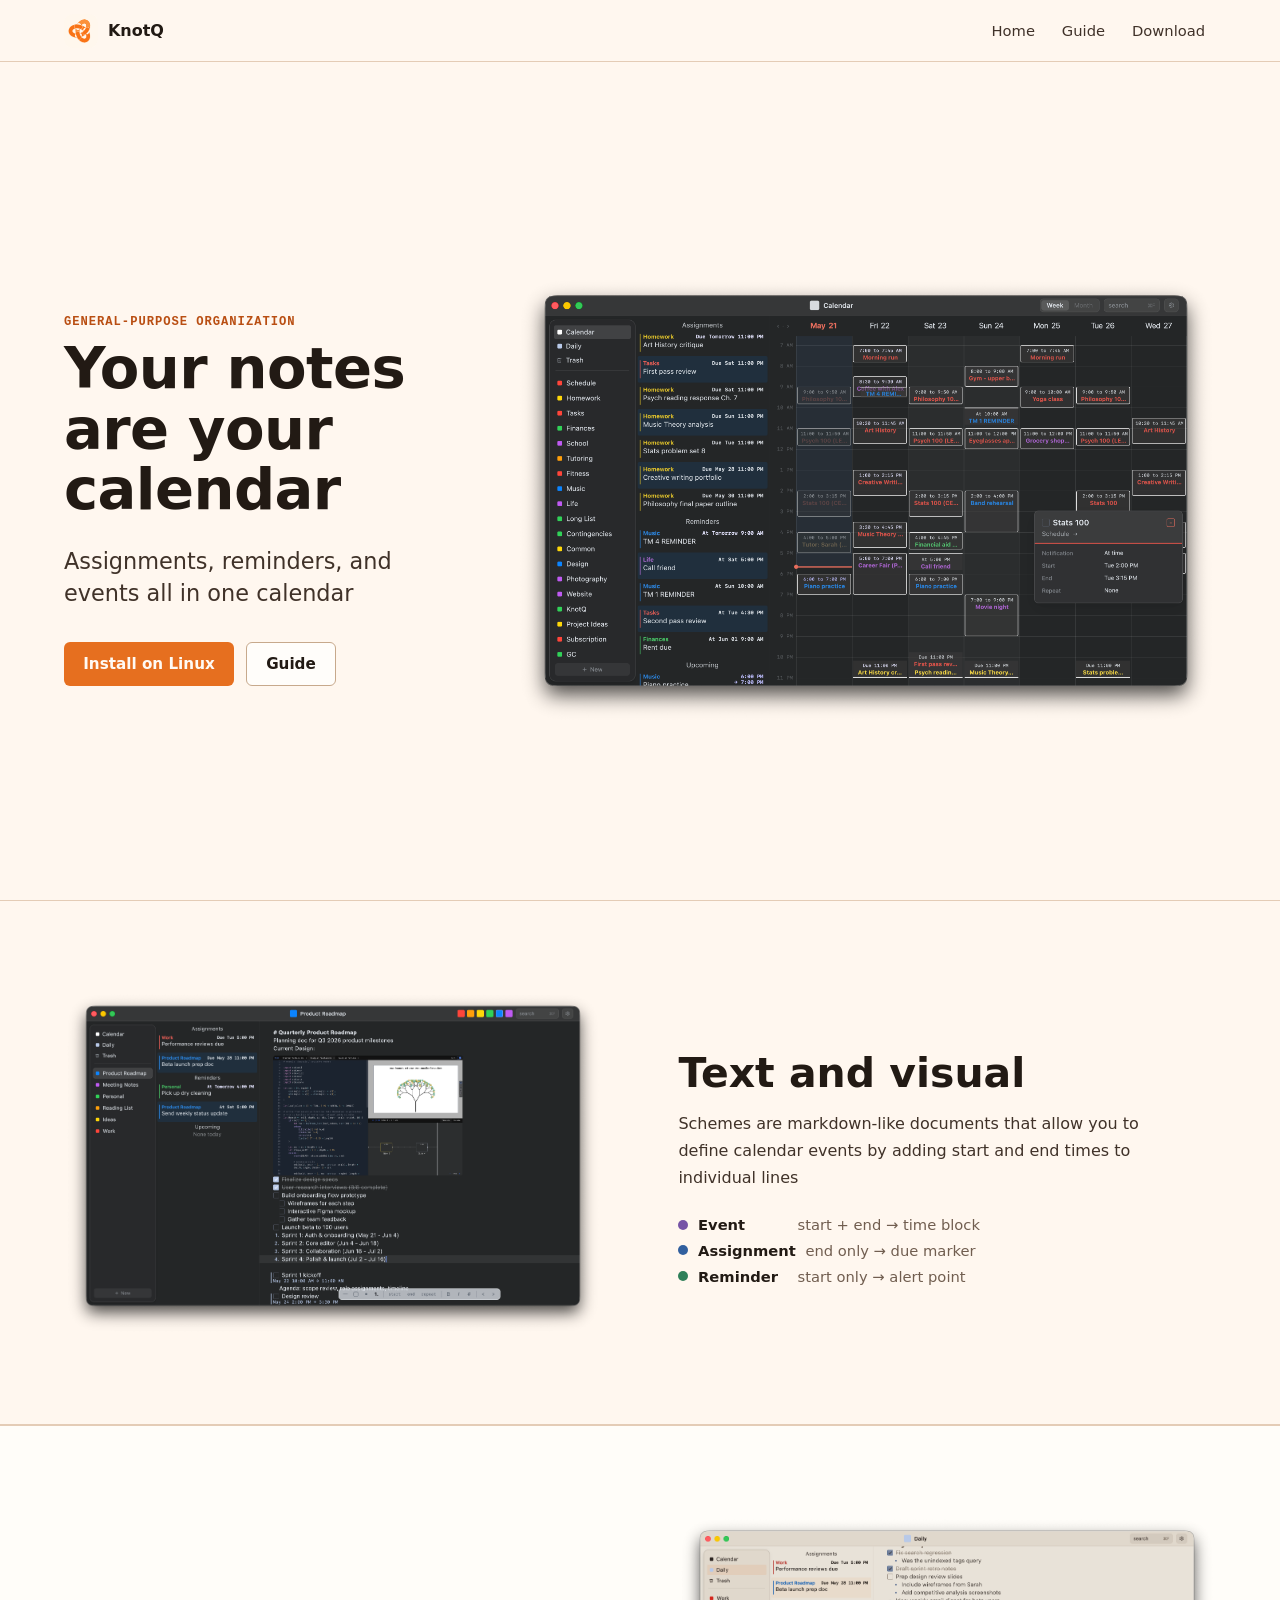
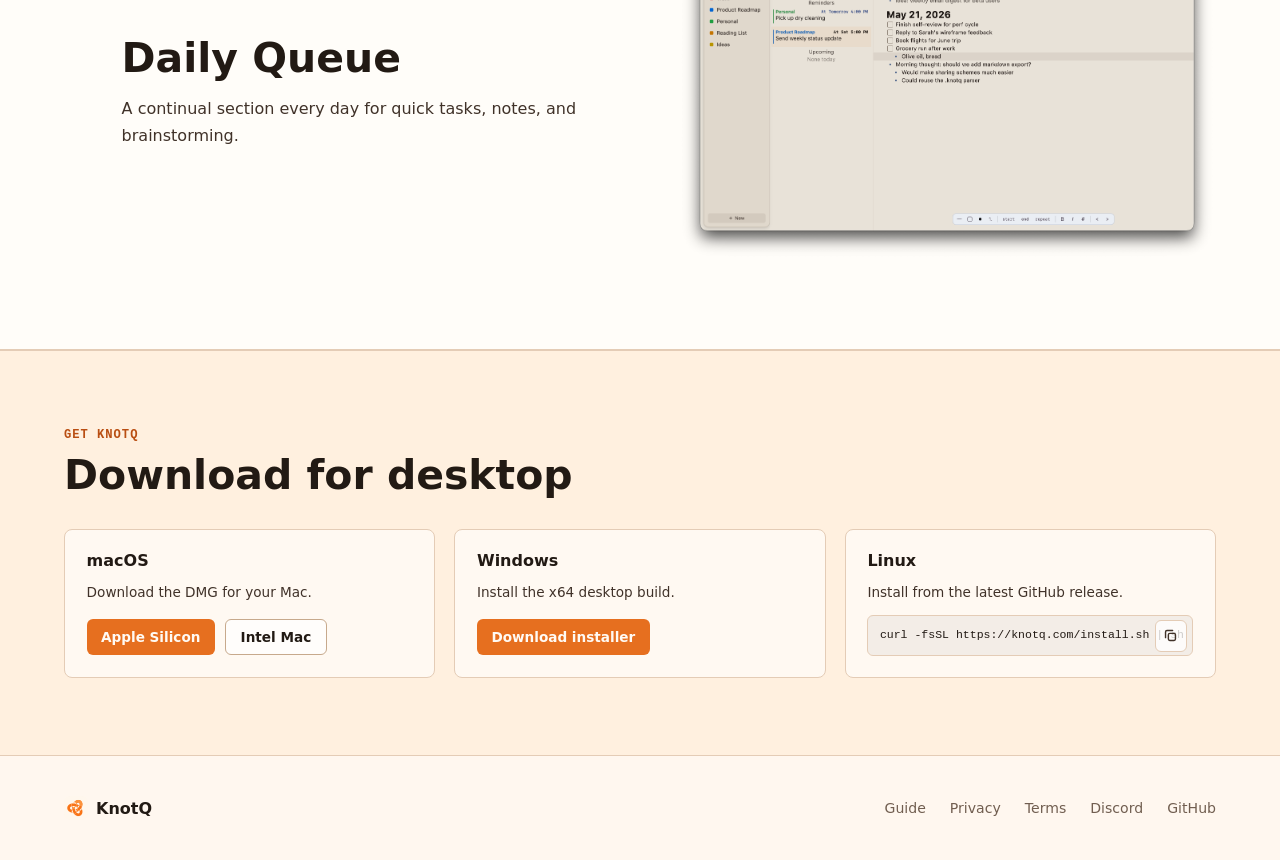
<file: index.html>
<!doctype html>
<html lang="en">
<head>
  <meta charset="utf-8">
  <meta name="viewport" content="width=device-width, initial-scale=1">
  <meta name="description" content="KnotQ ties your notes and calendar into one place. Write in documents, schedule from any line, and keep everything connected.">
  <meta name="robots" content="index,follow,max-image-preview:large">
  <meta name="author" content="KnotQ">
  <meta name="application-name" content="KnotQ">
  <meta name="apple-mobile-web-app-title" content="KnotQ">
  <meta name="theme-color" content="#111111">
  <meta name="color-scheme" content="dark light">
  <title>KnotQ &mdash; Notes and calendar, together</title>
  <link rel="canonical" href="https://www.knotq.com/">
  <meta property="og:locale" content="en_US">
  <meta property="og:site_name" content="KnotQ">
  <meta property="og:title" content="KnotQ &mdash; Notes and calendar, together">
  <meta property="og:description" content="Your notes are your calendar. Events, assignments, and reminders all in one place. Fully local.">
  <meta property="og:type" content="website">
  <meta property="og:url" content="https://www.knotq.com/">
  <meta property="og:image" content="https://www.knotq.com/img/knotq-calendar.png">
  <meta property="og:image:type" content="image/png">
  <meta property="og:image:width" content="2694">
  <meta property="og:image:height" content="1724">
  <meta property="og:image:alt" content="KnotQ weekly calendar showing events, assignments, and reminders.">
  <meta name="twitter:card" content="summary_large_image">
  <meta name="twitter:title" content="KnotQ &mdash; Notes and calendar, together">
  <meta name="twitter:description" content="Your notes are your calendar. Events, assignments, and reminders all in one place. Fully local.">
  <meta name="twitter:image" content="https://www.knotq.com/img/knotq-calendar.png">
  <meta name="twitter:image:alt" content="KnotQ weekly calendar showing events, assignments, and reminders.">
  <link rel="icon" type="image/svg+xml" href="/favicon.svg">
  <link rel="apple-touch-icon" href="/apple-touch-icon.png">
  <link rel="stylesheet" href="/css/site.css">
</head>
<body>
  <header class="topbar">
    <a class="brand" href="/">
      <img src="/img/knotq-logo.svg" alt="">
      <span>KnotQ</span>
    </a>
    <nav class="top-links" aria-label="primary">
      <a href="/">Home</a>
      <a href="/guide.html">Guide</a>
      <a href="#download">Download</a>
    </nav>
  </header>

  <main>
    <!-- ═══════ Hero ═══════ -->
    <section class="hero">
      <div class="hero-copy">
        <p class="eyebrow">general-purpose organization</p>
        <h1>Your notes<br>are your calendar</h1>
        <p class="lead">
            Assignments, reminders, and events all in one calendar</p>
        <div class="hero-actions">
          <a class="primary-action" href="https://github.com/knotq-app/knotq-app/releases" data-download-button>Download</a>
          <a class="secondary-action" href="/guide.html">Guide</a>
        </div>
      </div>
      <figure class="product-shot">
        <img src="/img/knotq-calendar.png" alt="KnotQ calendar showing a packed week with classes, meetings, and due assignments.">
      </figure>
    </section>

    <!-- ═══════ Feature: text + visual ═══════ -->
    <section class="features" id="features">
      <div class="feature-block">
        <figure class="feature-shot">
          <img src="/img/knotq-editor.png" alt="KnotQ scheme editor showing a product roadmap document with tasks, checkboxes, and inline date pickers.">
        </figure>
        <div class="feature-text">
          <h2>Text and visual</h2>
          <p>Schemes are markdown-like documents that allow you to define calendar events by adding start and end times to individual lines </p>
          <div class="task-mini">
            <div class="task-row"><span class="tt-dot tt-event"></span><span class="tt-name">Event</span><span class="tt-def">start + end &rarr; time block</span></div>
            <div class="task-row"><span class="tt-dot tt-assign"></span><span class="tt-name">Assignment</span><span class="tt-def">end only &rarr; due marker</span></div>
            <div class="task-row"><span class="tt-dot tt-remind"></span><span class="tt-name">Reminder</span><span class="tt-def">start only &rarr; alert point</span></div>
          </div>
        </div>
      </div>
    </section>

    <!-- ═══════ Feature: Daily Queue ═══════ -->
    <section class="features">
      <div class="feature-block feature-block--flip">
        <figure class="feature-shot">
          <img src="/img/knotq-daily.png" alt="KnotQ Daily Queue showing today's tasks, notes, and carried-over items from yesterday.">
        </figure>
        <div class="feature-text">
          <h2>Daily Queue</h2>
          <p>A continual section every day for quick tasks, notes, and brainstorming. </p>
        </div>
      </div>
    </section>

    <!-- ═══════ Download ═══════ -->
    <section class="download-band" id="download">
      <div class="download-inner">
        <div>
          <p class="eyebrow">get knotq</p>
          <h2>Download for desktop</h2>

          <div class="platform-grid">
            <div class="platform-card">
              <h3>macOS</h3>
              <p>Download the DMG for your Mac.</p>
              <div class="platform-actions">
                <a class="primary-action platform-download" href="https://github.com/knotq-app/knotq-app/releases" data-download-arm>Apple Silicon</a>
                <a class="secondary-action platform-download" href="https://github.com/knotq-app/knotq-app/releases" data-download-intel>Intel Mac</a>
              </div>
            </div>
            <div class="platform-card">
              <h3>Windows</h3>
              <p>Install the x64 desktop build.</p>
              <div class="platform-actions">
                <a class="primary-action platform-download" href="https://github.com/knotq-app/knotq-app/releases" data-download-windows>Download installer</a>
              </div>
            </div>
            <div class="platform-card">
              <h3>Linux</h3>
              <p>Install from the latest GitHub release.</p>
              <div class="command-copy">
                <pre class="install-command"><code id="linux-install-command">curl -fsSL https://knotq.com/install.sh | sh</code></pre>
                <button class="copy-command" type="button" data-copy-command="#linux-install-command" aria-label="Copy Linux install command" title="Copy command">
                  <svg class="copy-icon" viewBox="0 0 24 24" aria-hidden="true">
                    <rect x="9" y="9" width="10" height="10" rx="2"></rect>
                    <path d="M5 15V7a2 2 0 0 1 2-2h8"></path>
                  </svg>
                  <svg class="check-icon" viewBox="0 0 24 24" aria-hidden="true">
                    <path d="m5 13 4 4L19 7"></path>
                  </svg>
                </button>
              </div>
            </div>
          </div>
        </div>
      </div>
    </section>
  </main>

  <footer class="site-footer">
    <div class="footer-brand">
      <img src="/img/knotq-logo.svg" alt="">
      <span>KnotQ</span>
    </div>
    <nav class="footer-links">
      <a href="/guide.html">Guide</a>
      <a href="/privacy.html">Privacy</a>
      <a href="/terms.html">Terms</a>
      <a href="https://discord.gg/zyeHB77scg">Discord</a>
      <a href="https://github.com/knotq-app/knotq-app">GitHub</a>
    </nav>
  </footer>

  <script src="/js/download.js"></script>
</body>
</html>
</file>
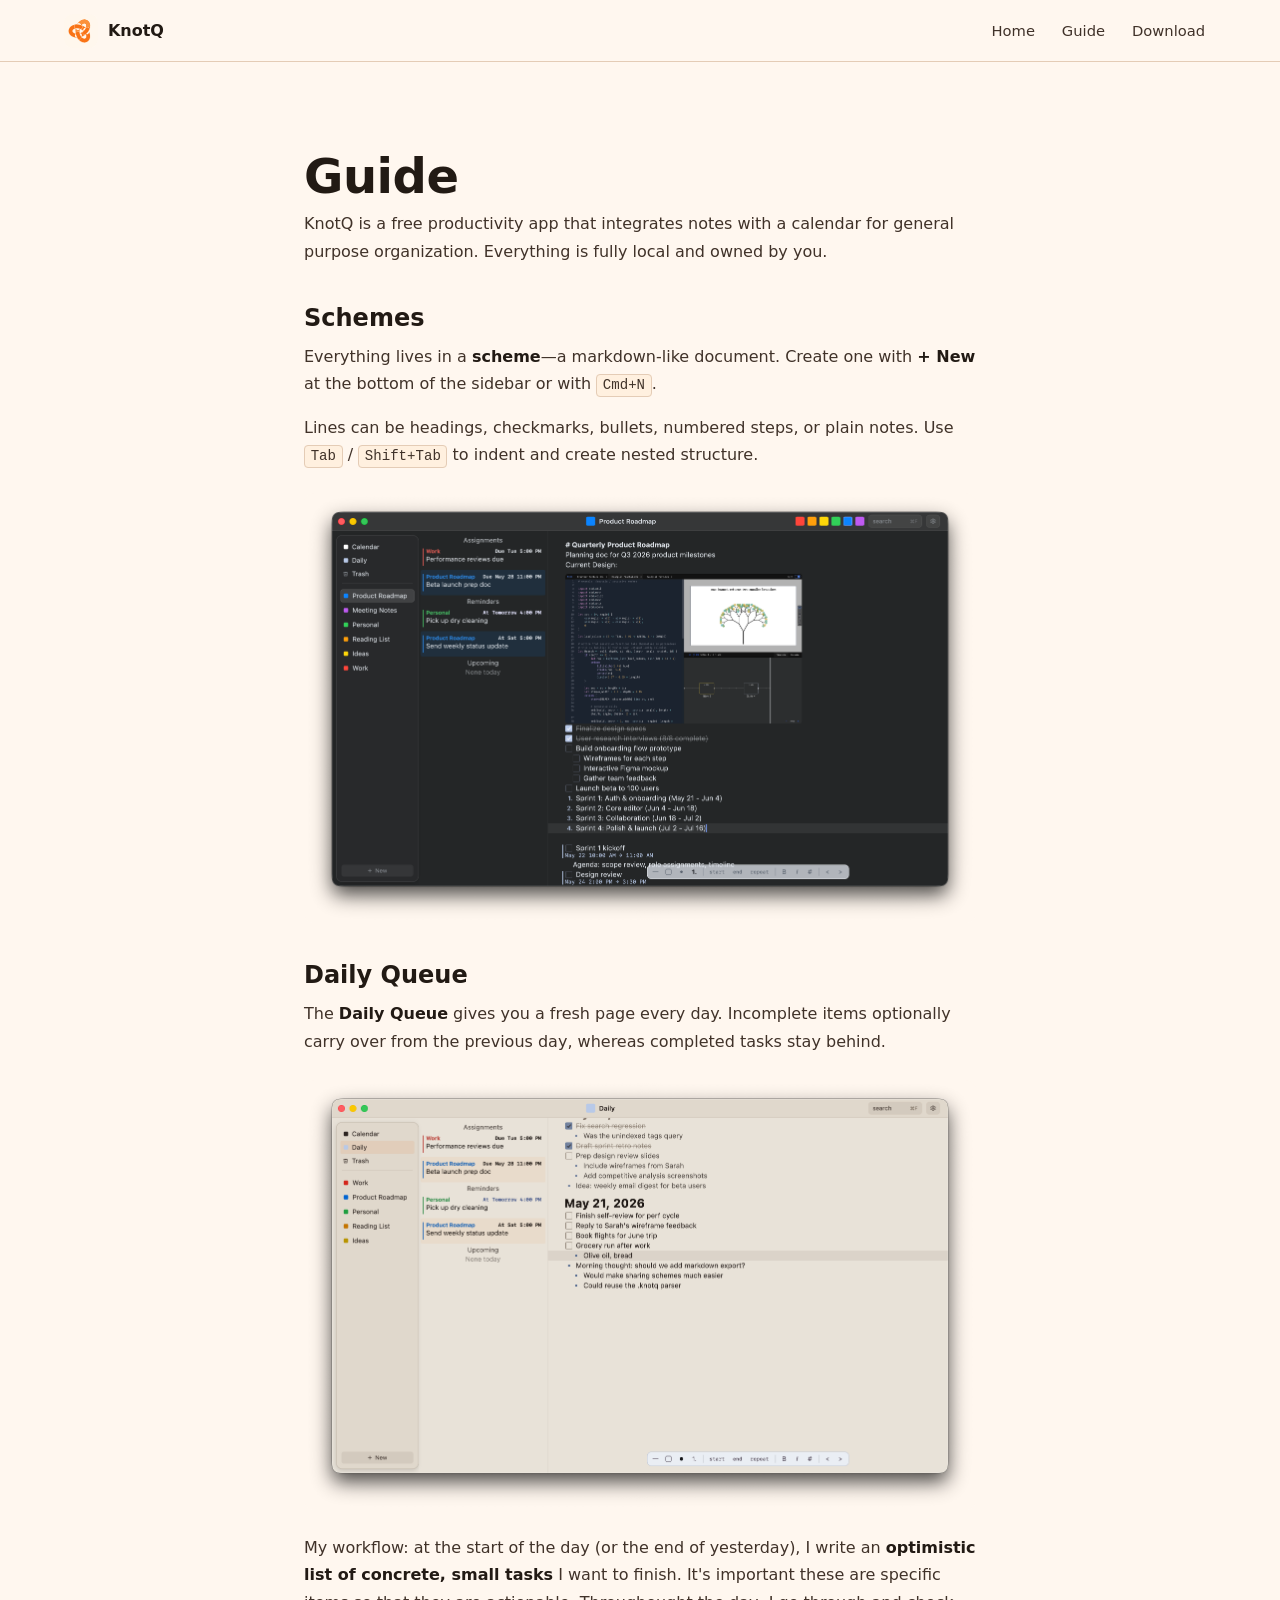
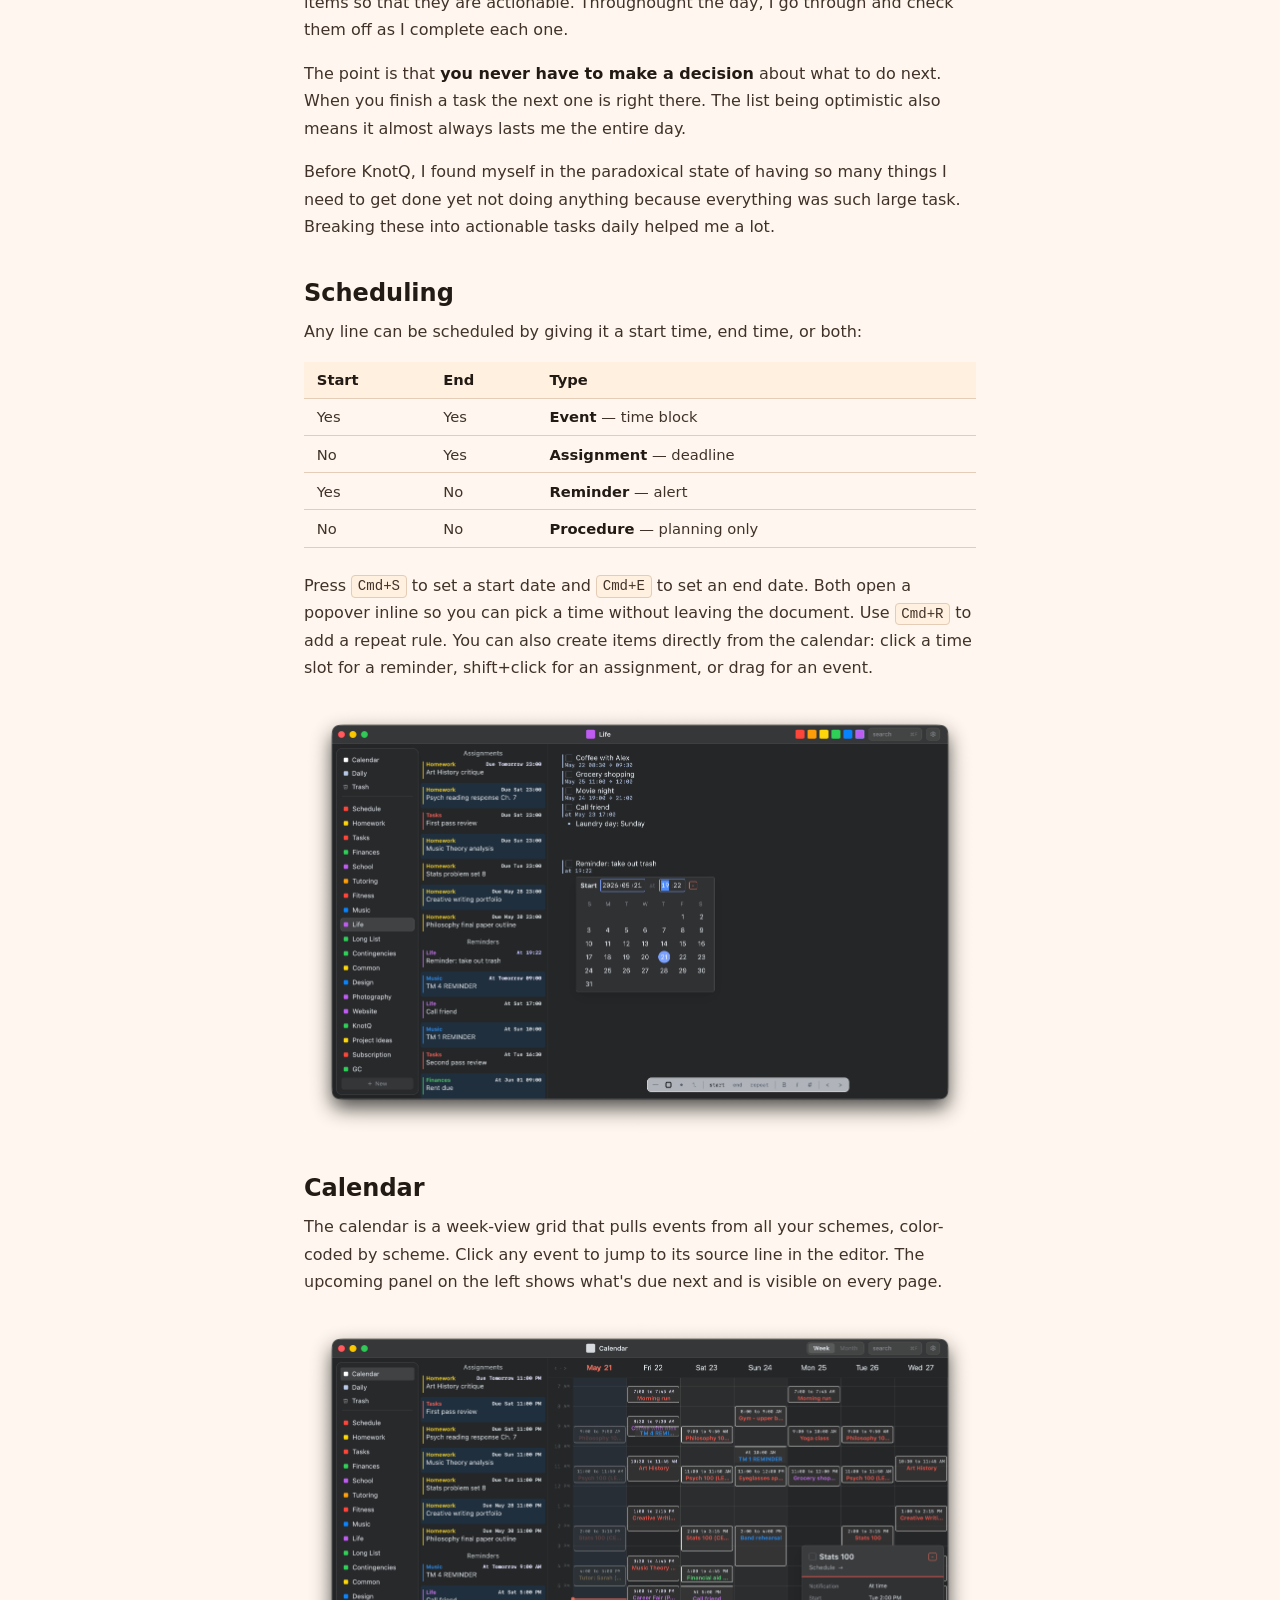
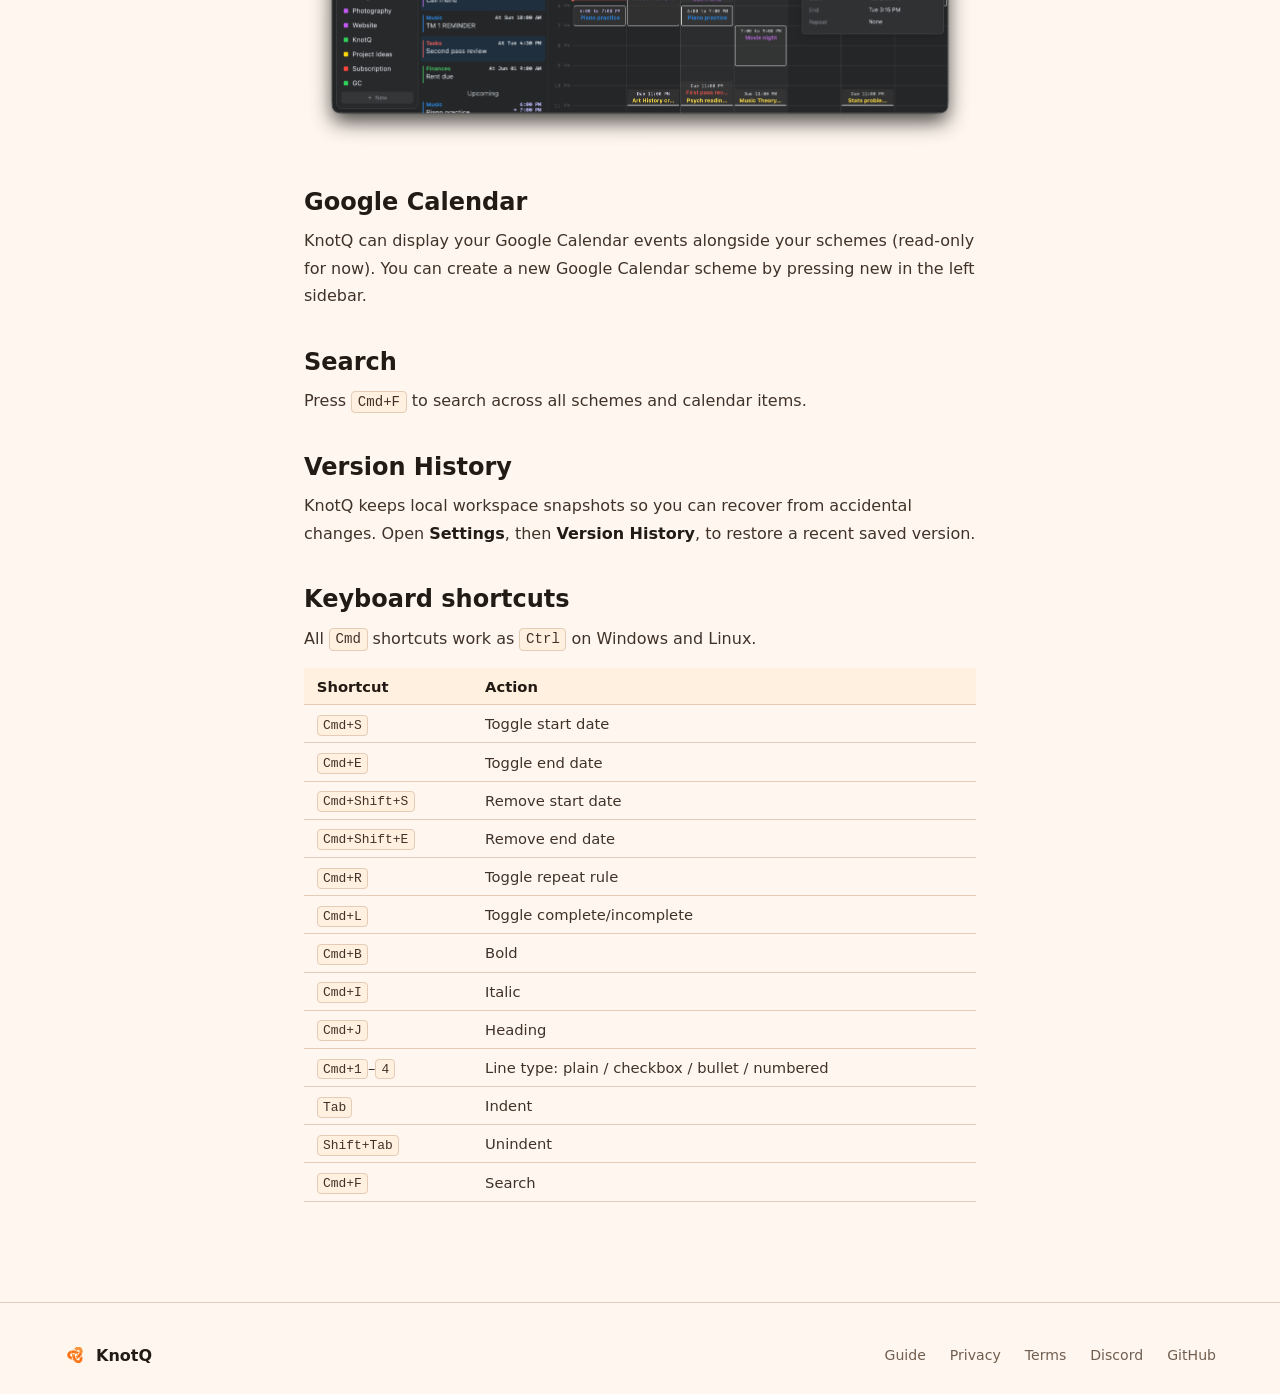
<file: guide.html>
<!doctype html>
<html lang="en">
    <head>
        <meta charset="utf-8">
        <meta name="viewport" content="width=device-width, initial-scale=1">
        <meta name="description" content="Learn how to use KnotQ: schemes, scheduling, the Daily Queue, Google Calendar import, search, version history, and keyboard shortcuts.">
        <meta name="robots" content="index,follow,max-image-preview:large">
        <meta name="author" content="KnotQ">
        <meta name="application-name" content="KnotQ">
        <meta name="apple-mobile-web-app-title" content="KnotQ">
        <meta name="theme-color" content="#111111">
        <meta name="color-scheme" content="dark light">
        <title>Guide &mdash; KnotQ</title>
        <link rel="canonical" href="https://www.knotq.com/guide.html">
        <meta property="og:locale" content="en_US">
        <meta property="og:site_name" content="KnotQ">
        <meta property="og:title" content="KnotQ Guide &mdash; Schemes, scheduling, and Daily Queue">
        <meta property="og:description" content="A practical guide to using KnotQ's local-first notes, tasks, calendar scheduling, Daily Queue, and keyboard shortcuts.">
        <meta property="og:type" content="article">
        <meta property="og:url" content="https://www.knotq.com/guide.html">
        <meta property="og:image" content="https://www.knotq.com/img/knotq-editor.png">
        <meta property="og:image:type" content="image/png">
        <meta property="og:image:width" content="2694">
        <meta property="og:image:height" content="1724">
        <meta property="og:image:alt" content="KnotQ scheme editor showing tasks, nested notes, and scheduling controls.">
        <meta name="twitter:card" content="summary_large_image">
        <meta name="twitter:title" content="KnotQ Guide &mdash; Schemes, scheduling, and Daily Queue">
        <meta name="twitter:description" content="A practical guide to using KnotQ's local-first notes, tasks, calendar scheduling, Daily Queue, and keyboard shortcuts.">
        <meta name="twitter:image" content="https://www.knotq.com/img/knotq-editor.png">
        <meta name="twitter:image:alt" content="KnotQ scheme editor showing tasks, nested notes, and scheduling controls.">
        <link rel="icon" type="image/svg+xml" href="/favicon.svg">
        <link rel="apple-touch-icon" href="/apple-touch-icon.png">
        <link rel="stylesheet" href="/css/site.css">
    </head>
    <body>
        <header class="topbar">
            <a class="brand" href="/">
                <img src="/img/knotq-logo.svg" alt="">
                <span>KnotQ</span>
            </a>
            <nav class="top-links" aria-label="primary">
                <a href="/">Home</a>
                <a href="/guide.html">Guide</a>
                <a href="/#download">Download</a>
            </nav>
        </header>

        <main class="page-content">
            <h1>Guide</h1>

            <p>KnotQ is a free productivity app that integrates notes with a calendar for general purpose organization. Everything is fully local and owned by you.</p>

            <!-- ─── Schemes ─── -->
            <h2>Schemes</h2>
            <p>Everything lives in a <strong>scheme</strong>&mdash;a markdown-like document. Create one with <strong>+ New</strong> at the bottom of the sidebar or with <code>Cmd+N</code>.</p>
            <p>Lines can be headings, checkmarks, bullets, numbered steps, or plain notes. Use <code>Tab</code> / <code>Shift+Tab</code> to indent and create nested structure.</p>

            <div class="guide-screenshot">
                <img src="/img/knotq-editor.png" alt="KnotQ scheme editor showing a document with headings, checkboxes, and nested items.">
            </div>

            <!-- ─── Daily Queue ─── -->
            <h2>Daily Queue</h2>
            <p>The <strong>Daily Queue</strong> gives you a fresh page every day. Incomplete items optionally carry over from the previous day, whereas completed tasks stay behind.</p>

            <div class="guide-screenshot">
                <img src="/img/knotq-daily.png" alt="KnotQ Daily Queue showing today's task list with carried-over items from yesterday.">
            </div>

            <p>My workflow: at the start of the day (or the end of yesterday), I write an <strong>optimistic list of concrete, small tasks</strong> I want to finish. It's important these are specific items so that they are actionable. Throughought the day, I go through and check them off as I complete each one.</p>

            <p>The point is that <strong>you never have to make a decision</strong> about what to do next. When you finish a task the next one is right there. The list being optimistic also means it almost always lasts me the entire day.
            </p>

            <p> Before KnotQ, I found myself in the paradoxical state of having so many things I need to get done yet not doing anything because everything was such large task. Breaking these into actionable tasks daily helped me a lot. </p>

            <!-- ─── Scheduling ─── -->
            <h2>Scheduling</h2>
            <p>Any line can be scheduled by giving it a start time, end time, or both:</p>

            <table class="task-type-table">
                <thead>
                    <tr><th>Start</th><th>End</th><th>Type</th></tr>
                </thead>
                <tbody>
                    <tr><td>Yes</td><td>Yes</td><td><strong>Event</strong> &mdash; time block</td></tr>
                    <tr><td>No</td><td>Yes</td><td><strong>Assignment</strong> &mdash; deadline</td></tr>
                    <tr><td>Yes</td><td>No</td><td><strong>Reminder</strong> &mdash; alert</td></tr>
                    <tr><td>No</td><td>No</td><td><strong>Procedure</strong> &mdash; planning only</td></tr>
                </tbody>
            </table>

            <p>Press <code>Cmd+S</code> to set a start date and <code>Cmd+E</code> to set an end date. Both open a popover inline so you can pick a time without leaving the document. Use <code>Cmd+R</code> to add a repeat rule. You can also create items directly from the calendar: click a time slot for a reminder, shift+click for an assignment, or drag for an event.</p>

            <div class="guide-screenshot">
                <img src="/img/knotq-date-picker.png" alt="KnotQ date picker popover open on a line in the scheme editor.">
            </div>

            <!-- ─── Calendar ─── -->
            <h2>Calendar</h2>
            <p>The calendar is a week-view grid that pulls events from all your schemes, color-coded by scheme. Click any event to jump to its source line in the editor. The upcoming panel on the left shows what's due next and is visible on every page.</p>

            <div class="guide-screenshot">
                <img src="/img/knotq-calendar.png" alt="KnotQ weekly calendar with events, assignments, and reminders from multiple schemes.">
            </div>


            <!-- ─── Google Calendar ─── -->
            <h2>Google Calendar</h2>
            <p>KnotQ can display your Google Calendar events alongside your schemes (read-only for now). You can create a new Google Calendar scheme by pressing new in the left sidebar.</p>

            <!-- ─── Search ─── -->
            <h2>Search</h2>
            <p>Press <code>Cmd+F</code> to search across all schemes and calendar items.</p>

            <!-- ─── Version History ─── -->
            <h2>Version History</h2>
            <p>KnotQ keeps local workspace snapshots so you can recover from accidental changes. Open <strong>Settings</strong>, then <strong>Version History</strong>, to restore a recent saved version.</p>

            <!-- ─── Keyboard shortcuts ─── -->
            <h2>Keyboard shortcuts</h2>
            <p>All <code>Cmd</code> shortcuts work as <code>Ctrl</code> on Windows and Linux.</p>
            <table class="task-type-table">
                <thead>
                    <tr><th>Shortcut</th><th>Action</th></tr>
                </thead>
                <tbody>
                    <tr><td><code>Cmd+S</code></td><td>Toggle start date</td></tr>
                    <tr><td><code>Cmd+E</code></td><td>Toggle end date</td></tr>
                    <tr><td><code>Cmd+Shift+S</code></td><td>Remove start date</td></tr>
                    <tr><td><code>Cmd+Shift+E</code></td><td>Remove end date</td></tr>
                    <tr><td><code>Cmd+R</code></td><td>Toggle repeat rule</td></tr>
                    <tr><td><code>Cmd+L</code></td><td>Toggle complete/incomplete</td></tr>
                    <tr><td><code>Cmd+B</code></td><td>Bold</td></tr>
                    <tr><td><code>Cmd+I</code></td><td>Italic</td></tr>
                    <tr><td><code>Cmd+J</code></td><td>Heading</td></tr>
                    <tr><td><code>Cmd+1</code>&ndash;<code>4</code></td><td>Line type: plain / checkbox / bullet / numbered</td></tr>
                    <tr><td><code>Tab</code></td><td>Indent</td></tr>
                    <tr><td><code>Shift+Tab</code></td><td>Unindent</td></tr>
                    <tr><td><code>Cmd+F</code></td><td>Search</td></tr>
                </tbody>
            </table>
        </main>

        <footer class="site-footer">
            <div class="footer-brand">
                <img src="/img/knotq-logo.svg" alt="">
                <span>KnotQ</span>
            </div>
            <nav class="footer-links">
                <a href="/guide.html">Guide</a>
                <a href="/privacy.html">Privacy</a>
                <a href="/terms.html">Terms</a>
                <a href="https://discord.gg/zyeHB77scg">Discord</a>
                <a href="https://github.com/knotq-app/knotq-app">GitHub</a>
            </nav>
        </footer>
    </body>
</html>
</file>
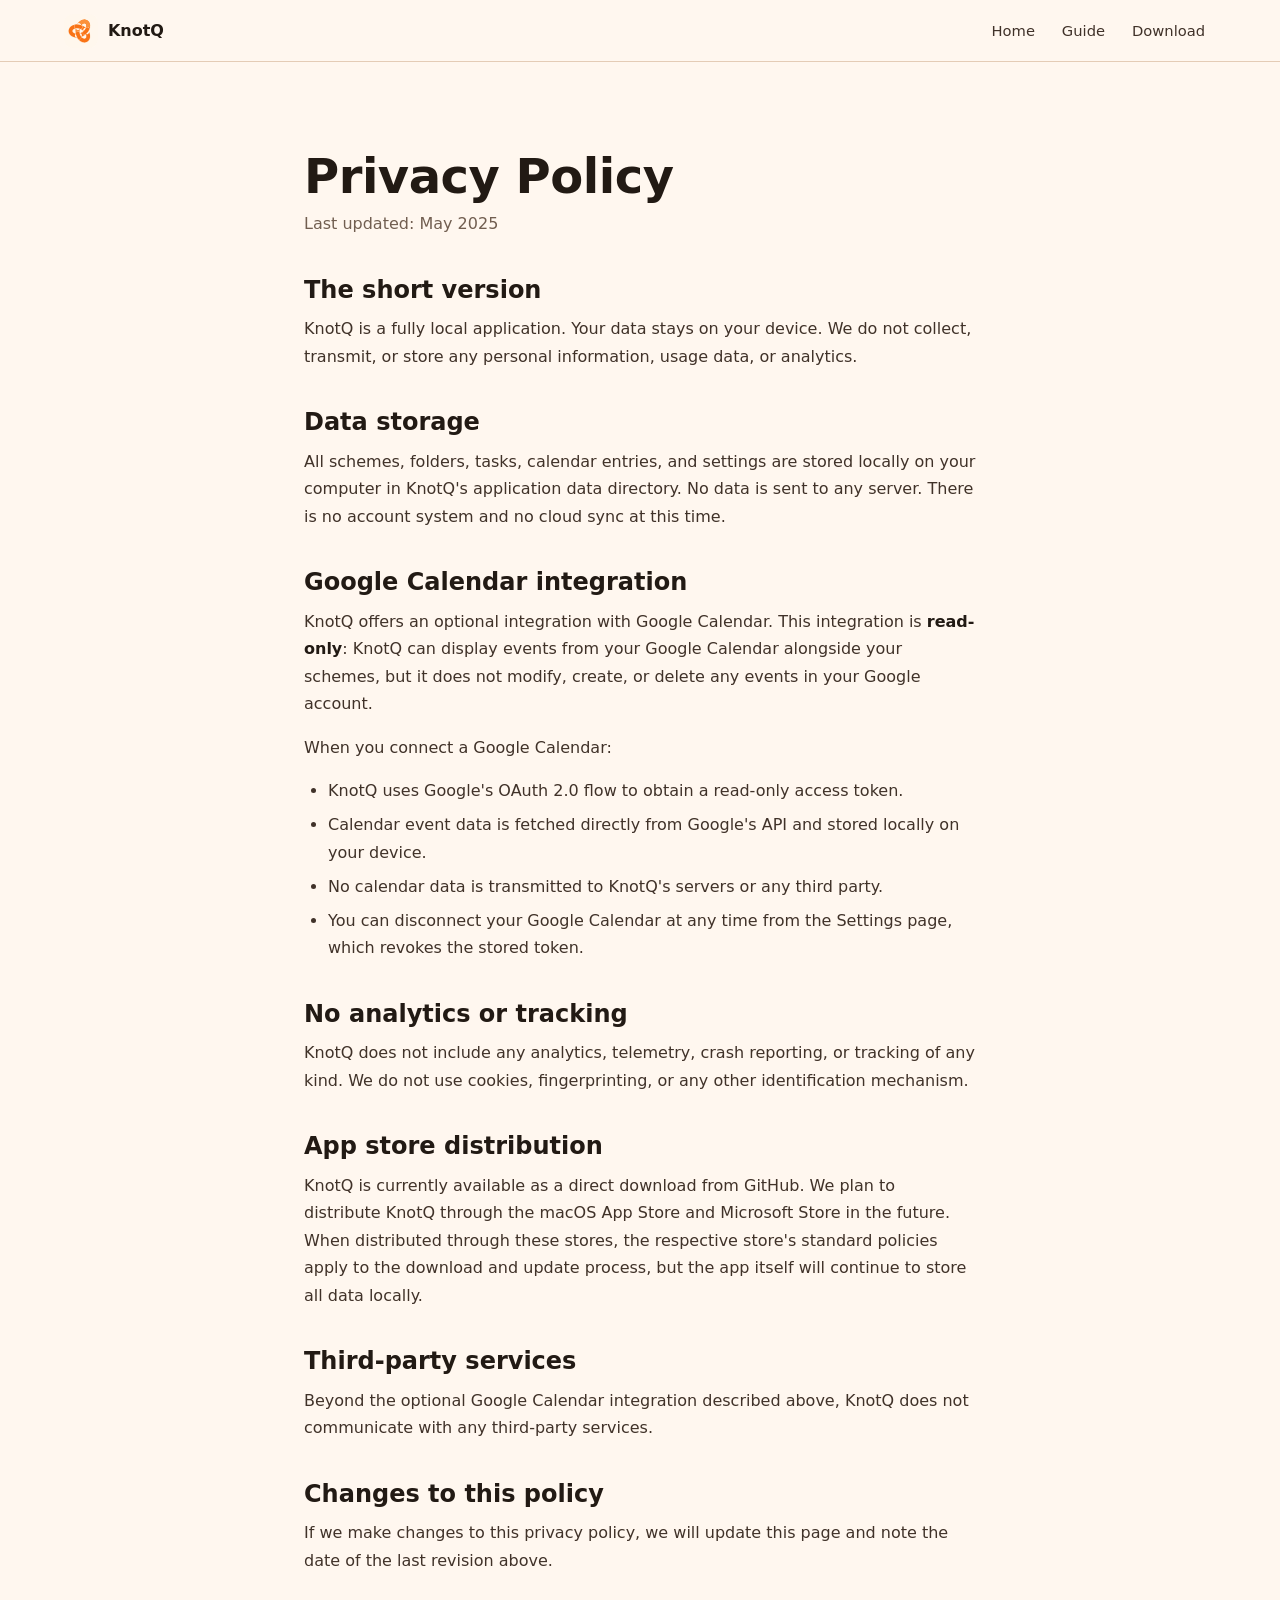
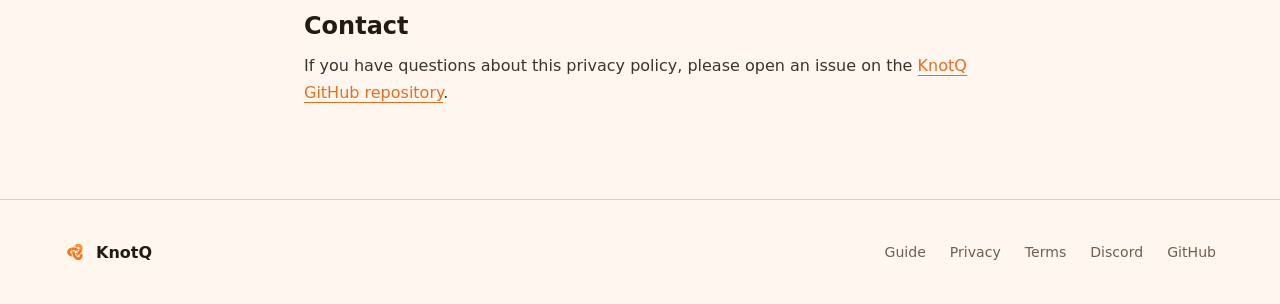
<file: privacy.html>
<!doctype html>
<html lang="en">
<head>
  <meta charset="utf-8">
  <meta name="viewport" content="width=device-width, initial-scale=1">
  <meta name="description" content="KnotQ Privacy Policy. Your data stays on your device.">
  <meta name="robots" content="index,follow,max-image-preview:large">
  <meta name="author" content="KnotQ">
  <meta name="application-name" content="KnotQ">
  <meta name="apple-mobile-web-app-title" content="KnotQ">
  <meta name="theme-color" content="#111111">
  <meta name="color-scheme" content="dark light">
  <title>Privacy Policy &mdash; KnotQ</title>
  <link rel="canonical" href="https://www.knotq.com/privacy.html">
  <meta property="og:locale" content="en_US">
  <meta property="og:site_name" content="KnotQ">
  <meta property="og:title" content="KnotQ Privacy Policy">
  <meta property="og:description" content="KnotQ is local-first. Your schemes, tasks, notes, calendar entries, and settings stay on your device.">
  <meta property="og:type" content="website">
  <meta property="og:url" content="https://www.knotq.com/privacy.html">
  <meta property="og:image" content="https://www.knotq.com/img/knotq-icon.png">
  <meta property="og:image:type" content="image/png">
  <meta property="og:image:width" content="256">
  <meta property="og:image:height" content="256">
  <meta property="og:image:alt" content="KnotQ app icon.">
  <meta name="twitter:card" content="summary">
  <meta name="twitter:title" content="KnotQ Privacy Policy">
  <meta name="twitter:description" content="KnotQ is local-first. Your schemes, tasks, notes, calendar entries, and settings stay on your device.">
  <meta name="twitter:image" content="https://www.knotq.com/img/knotq-icon.png">
  <meta name="twitter:image:alt" content="KnotQ app icon.">
  <link rel="icon" type="image/svg+xml" href="/favicon.svg">
  <link rel="apple-touch-icon" href="/apple-touch-icon.png">
  <link rel="stylesheet" href="/css/site.css">
</head>
<body>
  <header class="topbar">
    <a class="brand" href="/">
      <img src="/img/knotq-logo.svg" alt="">
      <span>KnotQ</span>
    </a>
    <nav class="top-links" aria-label="primary">
      <a href="/">Home</a>
      <a href="/guide.html">Guide</a>
      <a href="/#download">Download</a>
    </nav>
  </header>

  <main class="page-content">
    <h1>Privacy Policy</h1>
    <p class="page-subtitle">Last updated: May 2025</p>

    <h2>The short version</h2>
    <p>KnotQ is a fully local application. Your data stays on your device. We do not collect, transmit, or store any personal information, usage data, or analytics.</p>

    <h2>Data storage</h2>
    <p>All schemes, folders, tasks, calendar entries, and settings are stored locally on your computer in KnotQ's application data directory. No data is sent to any server. There is no account system and no cloud sync at this time.</p>

    <h2>Google Calendar integration</h2>
    <p>KnotQ offers an optional integration with Google Calendar. This integration is <strong>read-only</strong>: KnotQ can display events from your Google Calendar alongside your schemes, but it does not modify, create, or delete any events in your Google account.</p>
    <p>When you connect a Google Calendar:</p>
    <ul>
      <li>KnotQ uses Google's OAuth 2.0 flow to obtain a read-only access token.</li>
      <li>Calendar event data is fetched directly from Google's API and stored locally on your device.</li>
      <li>No calendar data is transmitted to KnotQ's servers or any third party.</li>
      <li>You can disconnect your Google Calendar at any time from the Settings page, which revokes the stored token.</li>
    </ul>

    <h2>No analytics or tracking</h2>
    <p>KnotQ does not include any analytics, telemetry, crash reporting, or tracking of any kind. We do not use cookies, fingerprinting, or any other identification mechanism.</p>

    <h2>App store distribution</h2>
    <p>KnotQ is currently available as a direct download from GitHub. We plan to distribute KnotQ through the macOS App Store and Microsoft Store in the future. When distributed through these stores, the respective store's standard policies apply to the download and update process, but the app itself will continue to store all data locally.</p>

    <h2>Third-party services</h2>
    <p>Beyond the optional Google Calendar integration described above, KnotQ does not communicate with any third-party services.</p>

    <h2>Changes to this policy</h2>
    <p>If we make changes to this privacy policy, we will update this page and note the date of the last revision above.</p>

    <h2>Contact</h2>
    <p>If you have questions about this privacy policy, please open an issue on the <a href="https://github.com/knotq-app/knotq-app" style="color:var(--accent);border-bottom:1px solid var(--accent);">KnotQ GitHub repository</a>.</p>
  </main>

  <footer class="site-footer">
    <div class="footer-brand">
      <img src="/img/knotq-logo.svg" alt="">
      <span>KnotQ</span>
    </div>
    <nav class="footer-links">
      <a href="/guide.html">Guide</a>
      <a href="/privacy.html">Privacy</a>
      <a href="/terms.html">Terms</a>
      <a href="https://discord.gg/zyeHB77scg">Discord</a>
      <a href="https://github.com/knotq-app/knotq-app">GitHub</a>
    </nav>
  </footer>
</body>
</html>
</file>
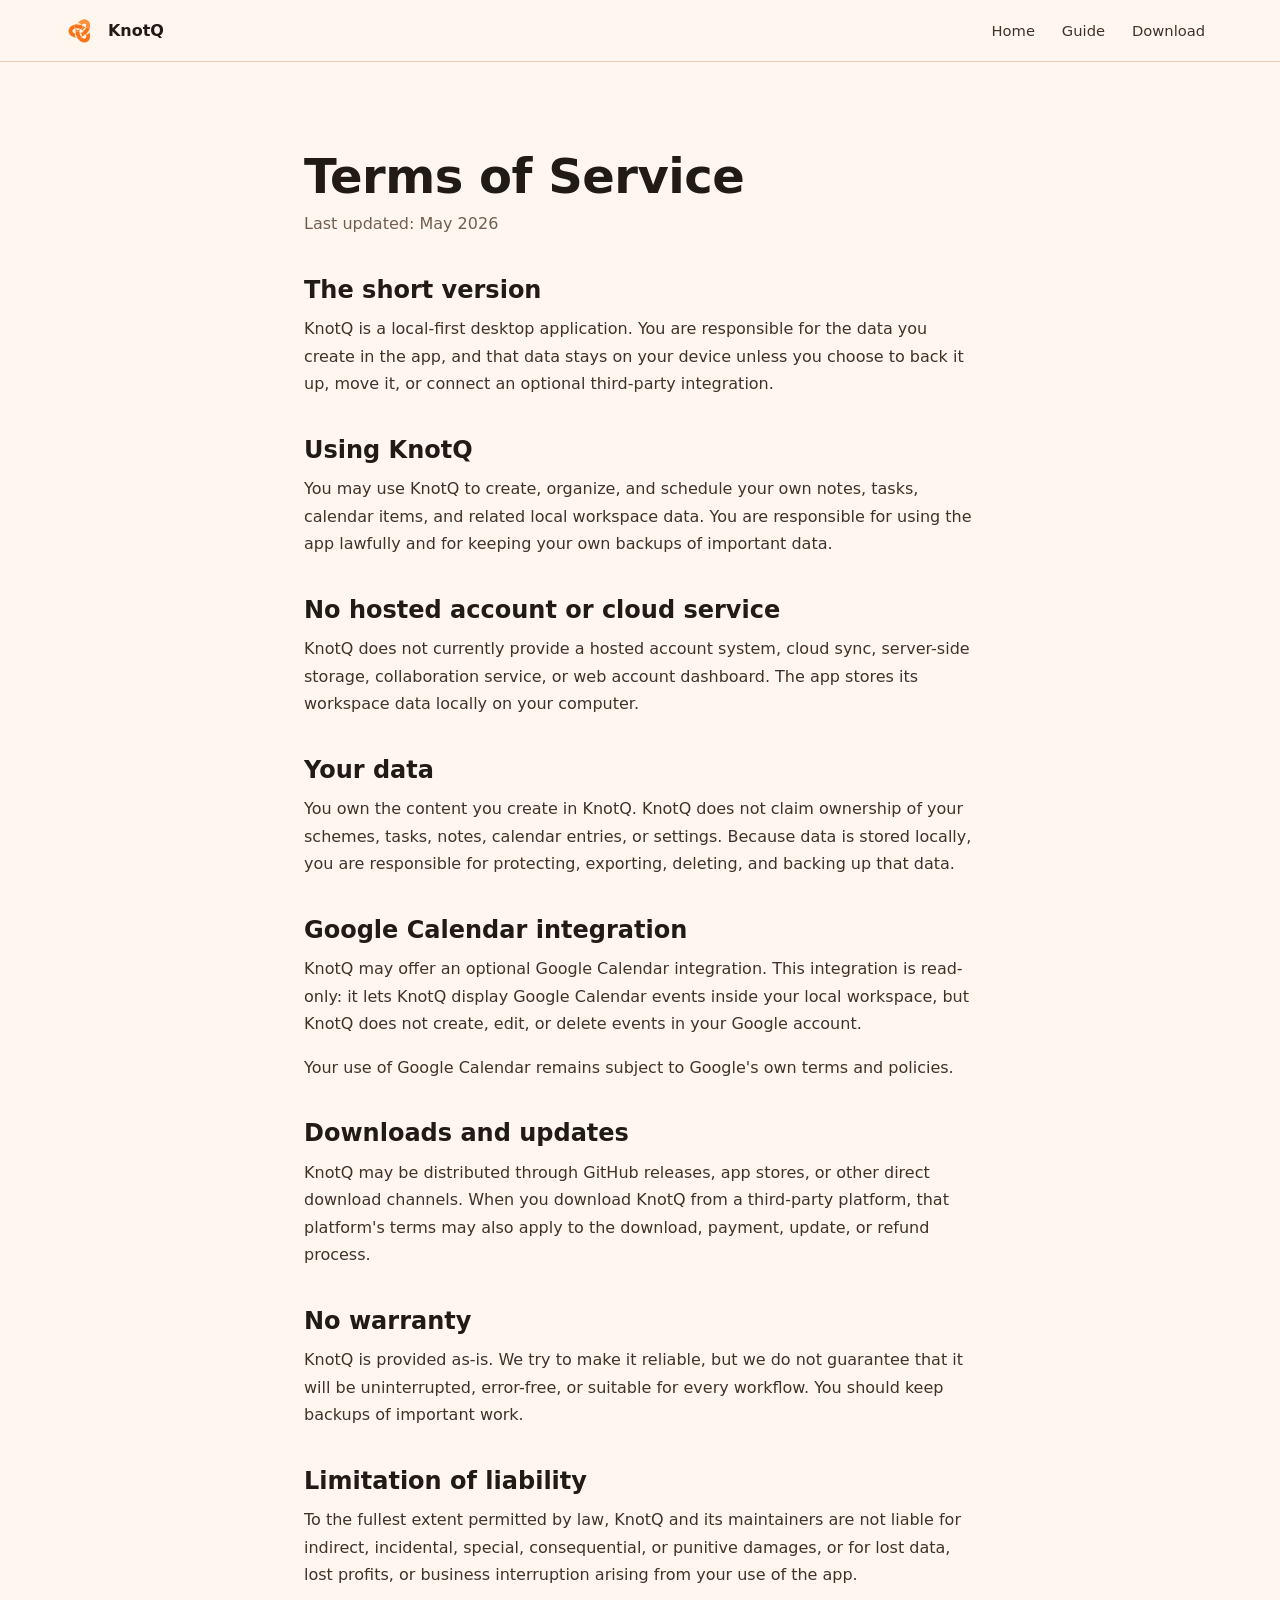
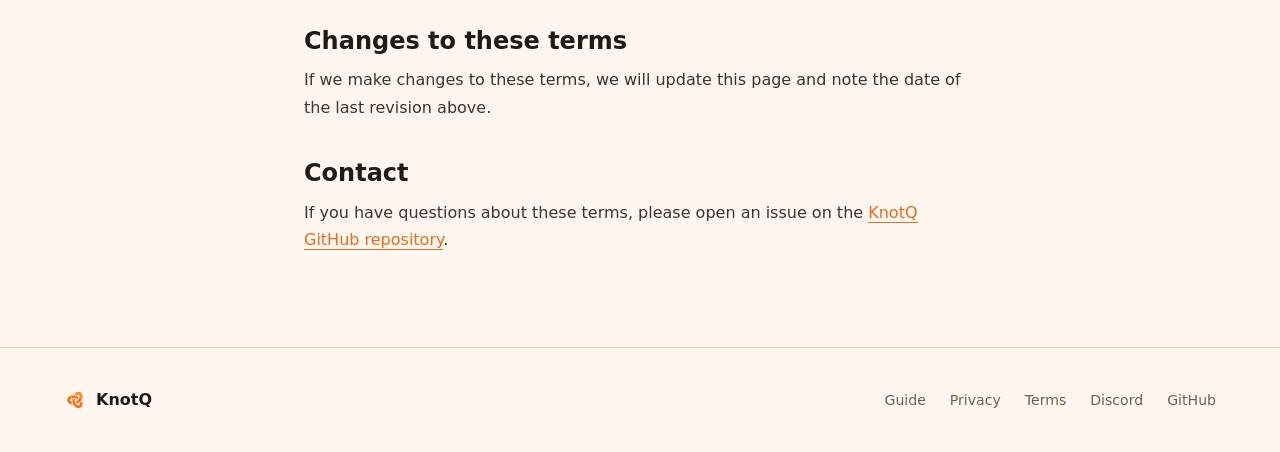
<file: terms.html>
<!doctype html>
<html lang="en">
<head>
  <meta charset="utf-8">
  <meta name="viewport" content="width=device-width, initial-scale=1">
  <meta name="description" content="KnotQ Terms of Service. KnotQ is a local-first productivity app.">
  <meta name="robots" content="index,follow,max-image-preview:large">
  <meta name="author" content="KnotQ">
  <meta name="application-name" content="KnotQ">
  <meta name="apple-mobile-web-app-title" content="KnotQ">
  <meta name="theme-color" content="#111111">
  <meta name="color-scheme" content="dark light">
  <title>Terms of Service &mdash; KnotQ</title>
  <link rel="canonical" href="https://www.knotq.com/terms.html">
  <meta property="og:locale" content="en_US">
  <meta property="og:site_name" content="KnotQ">
  <meta property="og:title" content="KnotQ Terms of Service">
  <meta property="og:description" content="Terms for using KnotQ, a local-first desktop app for notes, tasks, and calendar scheduling.">
  <meta property="og:type" content="website">
  <meta property="og:url" content="https://www.knotq.com/terms.html">
  <meta property="og:image" content="https://www.knotq.com/img/knotq-icon.png">
  <meta property="og:image:type" content="image/png">
  <meta property="og:image:width" content="256">
  <meta property="og:image:height" content="256">
  <meta property="og:image:alt" content="KnotQ app icon.">
  <meta name="twitter:card" content="summary">
  <meta name="twitter:title" content="KnotQ Terms of Service">
  <meta name="twitter:description" content="Terms for using KnotQ, a local-first desktop app for notes, tasks, and calendar scheduling.">
  <meta name="twitter:image" content="https://www.knotq.com/img/knotq-icon.png">
  <meta name="twitter:image:alt" content="KnotQ app icon.">
  <link rel="icon" type="image/svg+xml" href="/favicon.svg">
  <link rel="apple-touch-icon" href="/apple-touch-icon.png">
  <link rel="stylesheet" href="/css/site.css">
</head>
<body>
  <header class="topbar">
    <a class="brand" href="/">
      <img src="/img/knotq-logo.svg" alt="">
      <span>KnotQ</span>
    </a>
    <nav class="top-links" aria-label="primary">
      <a href="/">Home</a>
      <a href="/guide.html">Guide</a>
      <a href="/#download">Download</a>
    </nav>
  </header>

  <main class="page-content">
    <h1>Terms of Service</h1>
    <p class="page-subtitle">Last updated: May 2026</p>

    <h2>The short version</h2>
    <p>KnotQ is a local-first desktop application. You are responsible for the data you create in the app, and that data stays on your device unless you choose to back it up, move it, or connect an optional third-party integration.</p>

    <h2>Using KnotQ</h2>
    <p>You may use KnotQ to create, organize, and schedule your own notes, tasks, calendar items, and related local workspace data. You are responsible for using the app lawfully and for keeping your own backups of important data.</p>

    <h2>No hosted account or cloud service</h2>
    <p>KnotQ does not currently provide a hosted account system, cloud sync, server-side storage, collaboration service, or web account dashboard. The app stores its workspace data locally on your computer.</p>

    <h2>Your data</h2>
    <p>You own the content you create in KnotQ. KnotQ does not claim ownership of your schemes, tasks, notes, calendar entries, or settings. Because data is stored locally, you are responsible for protecting, exporting, deleting, and backing up that data.</p>

    <h2>Google Calendar integration</h2>
    <p>KnotQ may offer an optional Google Calendar integration. This integration is read-only: it lets KnotQ display Google Calendar events inside your local workspace, but KnotQ does not create, edit, or delete events in your Google account.</p>
    <p>Your use of Google Calendar remains subject to Google's own terms and policies.</p>

    <h2>Downloads and updates</h2>
    <p>KnotQ may be distributed through GitHub releases, app stores, or other direct download channels. When you download KnotQ from a third-party platform, that platform's terms may also apply to the download, payment, update, or refund process.</p>

    <h2>No warranty</h2>
    <p>KnotQ is provided as-is. We try to make it reliable, but we do not guarantee that it will be uninterrupted, error-free, or suitable for every workflow. You should keep backups of important work.</p>

    <h2>Limitation of liability</h2>
    <p>To the fullest extent permitted by law, KnotQ and its maintainers are not liable for indirect, incidental, special, consequential, or punitive damages, or for lost data, lost profits, or business interruption arising from your use of the app.</p>

    <h2>Changes to these terms</h2>
    <p>If we make changes to these terms, we will update this page and note the date of the last revision above.</p>

    <h2>Contact</h2>
    <p>If you have questions about these terms, please open an issue on the <a href="https://github.com/knotq-app/knotq-app" style="color:var(--accent);border-bottom:1px solid var(--accent);">KnotQ GitHub repository</a>.</p>
  </main>

  <footer class="site-footer">
    <div class="footer-brand">
      <img src="/img/knotq-logo.svg" alt="">
      <span>KnotQ</span>
    </div>
    <nav class="footer-links">
      <a href="/guide.html">Guide</a>
      <a href="/privacy.html">Privacy</a>
      <a href="/terms.html">Terms</a>
      <a href="https://discord.gg/zyeHB77scg">Discord</a>
      <a href="https://github.com/knotq-app/knotq-app">GitHub</a>
    </nav>
  </footer>
</body>
</html>
</file>
<file: css/site.css>
:root {
  color-scheme: light;
  --bg: #fff7ef;
  --paper: #ffffff;
  --warm: #fff0df;
  --warm-2: #f5dfc9;
  --ink: #221a14;
  --text: #403229;
  --muted: #715e50;
  --line: #e4ccb6;
  --line-strong: #c7a98c;
  --accent: #e66f1f;
  --accent-dark: #b94e12;
  --accent-light: #f4a66a;
  --blue: #315f9e;
  --green: #2e7f58;
  --purple: #7653a6;
  --red: #b84433;
  --shadow: 0 28px 80px rgba(61, 36, 18, 0.18);
  --shadow-sm: 0 4px 16px rgba(61, 36, 18, 0.10);
  --sans: Inter, ui-sans-serif, system-ui, -apple-system, BlinkMacSystemFont, "Segoe UI", sans-serif;
  --mono: "SF Mono", "IBM Plex Mono", Consolas, monospace;
  --max-w: 1200px;
  --gutter: clamp(1.25rem, 5vw, 5rem);
}

* {
  box-sizing: border-box;
  margin: 0;
  padding: 0;
}

html {
  background: var(--bg);
  color: var(--ink);
  font-family: var(--sans);
  font-size: 16px;
  scroll-padding-top: 80px;
  scroll-behavior: smooth;
  -webkit-font-smoothing: antialiased;
}

body {
  min-height: 100vh;
  background: var(--bg);
}

a { color: inherit; text-decoration: none; }
img { display: block; max-width: 100%; }

/* ─── Topbar ─── */
.topbar {
  position: sticky;
  top: 0;
  z-index: 20;
  display: flex;
  align-items: center;
  min-height: 62px;
  gap: 1rem;
  padding: 0 var(--gutter);
  background: rgba(255, 247, 239, 0.92);
  border-bottom: 1px solid var(--line);
  backdrop-filter: blur(16px);
  max-width: 100%;
}

.brand {
  display: flex;
  align-items: center;
  gap: 0.62rem;
  color: var(--ink);
  font-weight: 760;
  margin-right: auto;
}

.brand img {
  width: 34px;
  height: 34px;
  border-radius: 9px;
}

.top-links {
  display: flex;
  align-items: center;
  gap: 0.32rem;
}

.top-links a,
.github-link {
  border-radius: 5px;
  padding: 0.44rem 0.68rem;
  color: var(--text);
  font-size: 0.92rem;
  transition: background 0.15s, color 0.15s;
}

.top-links a:hover,
.github-link:hover {
  background: var(--warm);
  color: var(--accent-dark);
}

.github-link {
  display: flex;
  align-items: center;
  gap: 0.4rem;
  margin-left: 0.5rem;
}

/* ─── Shared ─── */
.eyebrow {
  color: var(--accent-dark);
  font-family: var(--mono);
  font-size: 0.76rem;
  font-weight: 760;
  letter-spacing: 0.08em;
  text-transform: uppercase;
}

h1 {
  margin-top: 0.68rem;
  color: var(--ink);
  font-size: clamp(2.4rem, 5vw, 3.6rem);
  font-weight: 760;
  line-height: 1.05;
  letter-spacing: -0.01em;
}

h2 {
  color: var(--ink);
  font-size: clamp(1.72rem, 3.2vw, 2.8rem);
  font-weight: 760;
  line-height: 1.06;
}

h3 {
  color: var(--ink);
  font-size: 1.08rem;
  line-height: 1.15;
}

p.lead {
  margin-top: 1.5rem;
  color: var(--text);
  font-size: clamp(1.12rem, 1.8vw, 1.4rem);
  font-weight: 500;
  line-height: 1.45;
}

p.support {
  margin-top: 1rem;
  color: var(--muted);
  font-size: 1rem;
  line-height: 1.68;
}

.section-desc {
  margin-top: 1rem;
  color: var(--text);
  line-height: 1.68;
  max-width: 640px;
}

.primary-action,
.secondary-action {
  display: inline-flex;
  align-items: center;
  justify-content: center;
  min-height: 44px;
  border-radius: 6px;
  padding: 0 1.2rem;
  font-weight: 720;
  font-size: 0.95rem;
  transition: background 0.15s, border-color 0.15s, color 0.15s;
}

.primary-action {
  background: var(--accent);
  color: #fffaf4;
}

.primary-action:hover {
  background: var(--accent-dark);
}

.secondary-action {
  border: 1px solid var(--line-strong);
  background: rgba(255, 255, 255, 0.72);
  color: var(--ink);
}

.secondary-action:hover {
  border-color: var(--accent);
  color: var(--accent-dark);
}

/* ─── Hero ─── */
.hero {
  display: grid;
  grid-template-columns: minmax(0, 0.72fr) minmax(500px, 1.28fr);
  gap: clamp(2rem, 4.5vw, 5rem);
  align-items: center;
  min-height: calc(100vh - 62px);
  padding: clamp(4rem, 8vw, 7rem) var(--gutter) 4rem;
  max-width: 1600px;
  margin: 0 auto;
}

.hero-copy { max-width: 560px; }

.hero-actions {
  display: flex;
  flex-wrap: wrap;
  gap: 0.75rem;
  margin-top: 2rem;
}

.product-shot {
  overflow: hidden;
}

.product-shot img {
  width: 100%;
  height: 100%;
  object-fit: cover;
}

/* ─── Features (pitch) ─── */
.pitch {
  padding: clamp(4rem, 7vw, 7rem) var(--gutter);
  border-top: 1px solid var(--line);
  background: #fffdf9;
}

.pitch-header {
  max-width: 680px;
  margin-bottom: clamp(2rem, 4vw, 3.5rem);
}

.pitch-header h2 { margin-top: 0.72rem; }

.pitch-grid {
  display: grid;
  grid-template-columns: repeat(3, minmax(0, 1fr));
  gap: 1px;
  overflow: hidden;
  border: 1px solid var(--line);
  border-radius: 10px;
  background: var(--line);
  max-width: var(--max-w);
}

.pitch-grid article {
  padding: clamp(1.5rem, 2.5vw, 2.4rem);
  background: #fff8f0;
}

.pitch-grid .num {
  display: inline-flex;
  margin-bottom: 1.2rem;
  color: var(--accent-dark);
  font-family: var(--mono);
  font-size: 0.78rem;
  font-weight: 760;
}

.pitch-grid h3 { margin-bottom: 0.7rem; }

.pitch-grid p {
  color: var(--text);
  line-height: 1.58;
  font-size: 0.95rem;
}

/* ─── Screenshots gallery ─── */
.screens {
  padding: clamp(4rem, 7vw, 7rem) var(--gutter);
  background: var(--bg);
  border-top: 1px solid var(--line);
}

.screens-header {
  max-width: 680px;
  margin-bottom: clamp(2rem, 4vw, 3rem);
}

.screens-header h2 { margin-top: 0.72rem; }

.screenshot-grid {
  display: grid;
  gap: clamp(1.5rem, 3vw, 2.5rem);
}

.screenshot-wide {
  overflow: hidden;
  border: 1px solid var(--line-strong);
  border-radius: 10px;
  background: #171717;
  box-shadow: var(--shadow);
}

.screenshot-wide img {
  width: 100%;
  display: block;
}

.screenshot-wide figcaption,
.screenshot-split figure figcaption {
  padding: 0.72rem 1rem;
  background: #211a14;
  color: #fff4e9;
  font-size: 0.88rem;
}

.screenshot-split {
  display: grid;
  grid-template-columns: 1fr 1fr;
  gap: clamp(1.5rem, 3vw, 2.5rem);
  align-items: start;
}

.screenshot-split figure {
  overflow: hidden;
  border: 1px solid var(--line-strong);
  border-radius: 10px;
  box-shadow: var(--shadow);
}

.screenshot-split figure.light-shot {
  background: #f6eadc;
}

.screenshot-split figure.dark-shot {
  background: #171717;
}

.screenshot-split img {
  width: 100%;
  display: block;
}

/* ─── How it works (guide teaser) ─── */
.how-it-works {
  padding: clamp(4rem, 7vw, 7rem) var(--gutter);
  border-top: 1px solid var(--line);
  background: #fffdf9;
}

.how-header {
  max-width: 680px;
  margin-bottom: clamp(2rem, 4vw, 3.5rem);
}

.how-header h2 { margin-top: 0.72rem; }

.how-grid {
  display: grid;
  grid-template-columns: repeat(2, minmax(0, 1fr));
  gap: clamp(1.2rem, 2.5vw, 2rem);
  max-width: var(--max-w);
}

.how-card {
  padding: clamp(1.4rem, 2.5vw, 2rem);
  border: 1px solid var(--line);
  border-radius: 10px;
  background: var(--paper);
}

.how-card .step {
  display: inline-flex;
  align-items: center;
  justify-content: center;
  width: 28px;
  height: 28px;
  border-radius: 50%;
  background: var(--accent);
  color: #fff;
  font-size: 0.82rem;
  font-weight: 760;
  margin-bottom: 0.9rem;
}

.how-card h3 { margin-bottom: 0.5rem; }

.how-card p {
  color: var(--text);
  line-height: 1.6;
  font-size: 0.95rem;
}

.how-cta {
  margin-top: 2rem;
}

/* ─── Download ─── */
.download-band {
  padding: clamp(4rem, 6vw, 6rem) var(--gutter);
  border-top: 1px solid var(--line);
  background: var(--warm);
}

.download-inner {
  max-width: var(--max-w);
  margin: 0 auto;
}

.download-inner h2 { margin-top: 0.72rem; }

.download-inner p:not(.eyebrow) {
  margin-top: 0.75rem;
  color: var(--text);
  line-height: 1.6;
}

.platform-grid {
  display: grid;
  grid-template-columns: repeat(3, minmax(0, 1fr));
  gap: 1.2rem;
  margin-top: 2rem;
}

.platform-card {
  padding: 1.35rem;
  border: 1px solid var(--line);
  border-radius: 8px;
  background: rgba(255,255,255,0.6);
}

.platform-card h3 {
  font-size: 1rem;
  margin-bottom: 0.4rem;
}

.platform-card p {
  color: var(--muted);
  font-size: 0.85rem;
  line-height: 1.5;
}

.platform-actions {
  display: flex;
  flex-wrap: wrap;
  gap: 0.65rem;
  margin-top: 0.95rem;
}

.platform-download {
  min-height: 36px;
  padding-inline: 0.9rem;
  font-size: 0.85rem;
}

.install-command {
  display: block;
  margin: 0;
  padding: 0.68rem 2.7rem 0.68rem 0.72rem;
  overflow-x: auto;
  border: 1px solid var(--line);
  border-radius: 6px;
  background: rgba(34, 26, 20, 0.05);
  color: var(--ink);
  font-family: var(--mono);
  font-size: 0.72rem;
  line-height: 1.45;
  white-space: nowrap;
}

.command-copy {
  position: relative;
  margin-top: 0.72rem;
}

.copy-command {
  position: absolute;
  top: 50%;
  right: 0.42rem;
  display: inline-flex;
  align-items: center;
  justify-content: center;
  width: 32px;
  height: 32px;
  border: 1px solid var(--line);
  border-radius: 6px;
  background: rgba(255, 255, 255, 0.78);
  color: var(--text);
  cursor: pointer;
  transform: translateY(-50%);
  transition: background 0.15s, border-color 0.15s, color 0.15s;
}

.copy-command:hover,
.copy-command:focus-visible {
  border-color: var(--accent);
  background: var(--paper);
  color: var(--accent-dark);
}

.copy-command svg {
  width: 17px;
  height: 17px;
  fill: none;
  stroke: currentColor;
  stroke-width: 2;
  stroke-linecap: round;
  stroke-linejoin: round;
}

.copy-command .check-icon {
  display: none;
}

.copy-command.is-copied {
  border-color: rgba(46, 127, 88, 0.45);
  color: var(--green);
}

.copy-command.is-copied .copy-icon {
  display: none;
}

.copy-command.is-copied .check-icon {
  display: block;
}

/* ─── Footer ─── */
.site-footer {
  padding: 2.5rem var(--gutter);
  border-top: 1px solid var(--line);
  background: var(--bg);
  display: flex;
  align-items: center;
  justify-content: space-between;
  gap: 1rem;
}

.footer-brand {
  display: flex;
  align-items: center;
  gap: 0.5rem;
  font-weight: 700;
  color: var(--ink);
}

.footer-brand img {
  width: 24px;
  height: 24px;
  border-radius: 6px;
}

.footer-links {
  display: flex;
  flex-wrap: wrap;
  gap: 1.5rem;
}

.footer-links a {
  color: var(--muted);
  font-size: 0.88rem;
  transition: color 0.15s;
}

.footer-links a:hover {
  color: var(--accent-dark);
}

/* ─── Feature blocks ─── */
.features {
  border-top: 1px solid var(--line);
}

.feature-block {
  display: grid;
  grid-template-columns: 1fr 1fr;
  align-items: center;
  max-width: 1400px;
  margin: 0 auto;
  padding: clamp(4rem, 7vw, 7rem) var(--gutter);
  gap: clamp(3rem, 6vw, 7rem);
  border-bottom: 1px solid var(--line);
}

.feature-block--flip {
  direction: rtl;
  background: #fffdf9;
}

.feature-block--flip > * {
  direction: ltr;
}

.feature-shot {
  overflow: hidden;
  flex-shrink: 0;
}

.feature-shot img {
  width: 100%;
  display: block;
}

.feature-text {
  max-width: 480px;
}

.feature-text h2 {
  margin-top: 0.72rem;
  margin-bottom: 1rem;
}

.feature-text p {
  color: var(--text);
  line-height: 1.68;
}

.feature-text kbd {
  font-family: var(--mono);
  font-size: 0.82em;
  background: var(--warm);
  border: 1px solid var(--line-strong);
  border-radius: 4px;
  padding: 0.1em 0.4em;
}

/* task type mini-list inside feature block */
.task-mini {
  margin-top: 1.5rem;
  display: flex;
  flex-direction: column;
  gap: 0.55rem;
}

.task-row {
  display: flex;
  align-items: center;
  gap: 0.6rem;
  font-size: 0.92rem;
}

.tt-dot {
  width: 10px;
  height: 10px;
  border-radius: 50%;
  flex-shrink: 0;
}

.tt-event   { background: var(--purple); }
.tt-assign  { background: var(--blue); }
.tt-remind  { background: var(--green); }
.tt-proc    { background: var(--line-strong); }

.tt-name {
  font-weight: 660;
  color: var(--ink);
  min-width: 90px;
}

.tt-def {
  color: var(--muted);
}

/* ─── Interior pages ─── */
.page-content {
  max-width: 800px;
  margin: 0 auto;
  padding: clamp(3rem, 6vw, 5rem) var(--gutter);
}

.page-content h1 {
  font-size: clamp(2rem, 4vw, 3rem);
  line-height: 1.1;
  margin-bottom: 0.5rem;
}

.page-content .page-subtitle {
  color: var(--muted);
  font-size: 1rem;
  margin-bottom: 2.5rem;
}

.page-content h2 {
  font-size: 1.5rem;
  margin-top: 2.5rem;
  margin-bottom: 0.75rem;
}

.page-content h3 {
  font-size: 1.15rem;
  margin-top: 1.8rem;
  margin-bottom: 0.5rem;
}

.page-content p {
  color: var(--text);
  line-height: 1.72;
  margin-bottom: 1rem;
}

.page-content ul,
.page-content ol {
  color: var(--text);
  line-height: 1.72;
  margin-bottom: 1rem;
  padding-left: 1.5rem;
}

.page-content li {
  margin-bottom: 0.4rem;
}

.page-content code {
  font-family: var(--mono);
  font-size: 0.88em;
  background: var(--warm);
  border: 1px solid var(--line);
  border-radius: 4px;
  padding: 0.15em 0.4em;
}

.page-content strong {
  font-weight: 660;
  color: var(--ink);
}

.page-content .info-box {
  padding: 1rem 1.2rem;
  border-left: 3px solid var(--accent);
  background: var(--warm);
  border-radius: 0 6px 6px 0;
  margin-bottom: 1.5rem;
}

.page-content .info-box p {
  margin-bottom: 0;
  color: var(--text);
}

/* Guide-specific: task type table */
.task-type-table {
  width: 100%;
  border-collapse: collapse;
  margin-bottom: 1.5rem;
  font-size: 0.92rem;
}

.task-type-table th,
.task-type-table td {
  padding: 0.6rem 0.8rem;
  text-align: left;
  border-bottom: 1px solid var(--line);
}

.task-type-table th {
  background: var(--warm);
  font-weight: 660;
  color: var(--ink);
}

.task-type-table td {
  color: var(--text);
}

/* Guide screenshot inline */
.guide-screenshot {
  margin: 1.5rem 0;
  border-radius: 10px;
  overflow: hidden;
  background: var(--bg);
}

.guide-screenshot img {
  width: 100%;
  display: block;
}

/* ─── Responsive ─── */
@media (max-width: 1020px) {
  .hero {
    grid-template-columns: 1fr;
    min-height: 0;
    padding-top: 3rem;
  }

  .hero-copy { max-width: 100%; }

  .feature-block,
  .feature-block--flip {
    grid-template-columns: 1fr;
    direction: ltr;
  }

  .feature-text { max-width: 100%; }

  .pitch-grid {
    grid-template-columns: 1fr;
  }

  .screenshot-split {
    grid-template-columns: 1fr;
  }

  .how-grid {
    grid-template-columns: 1fr;
  }

  .platform-grid {
    grid-template-columns: 1fr;
  }

  .top-links { display: none; }
}

@media (max-width: 680px) {
  h1 { font-size: 2.2rem; }

  .product-shot,
  .screenshot-wide,
  .screenshot-split figure {
    margin-inline: -0.75rem;
    border-left: none;
    border-right: none;
    border-radius: 0;
  }

  .site-footer {
    flex-direction: column;
    text-align: center;
  }
}
</file>
